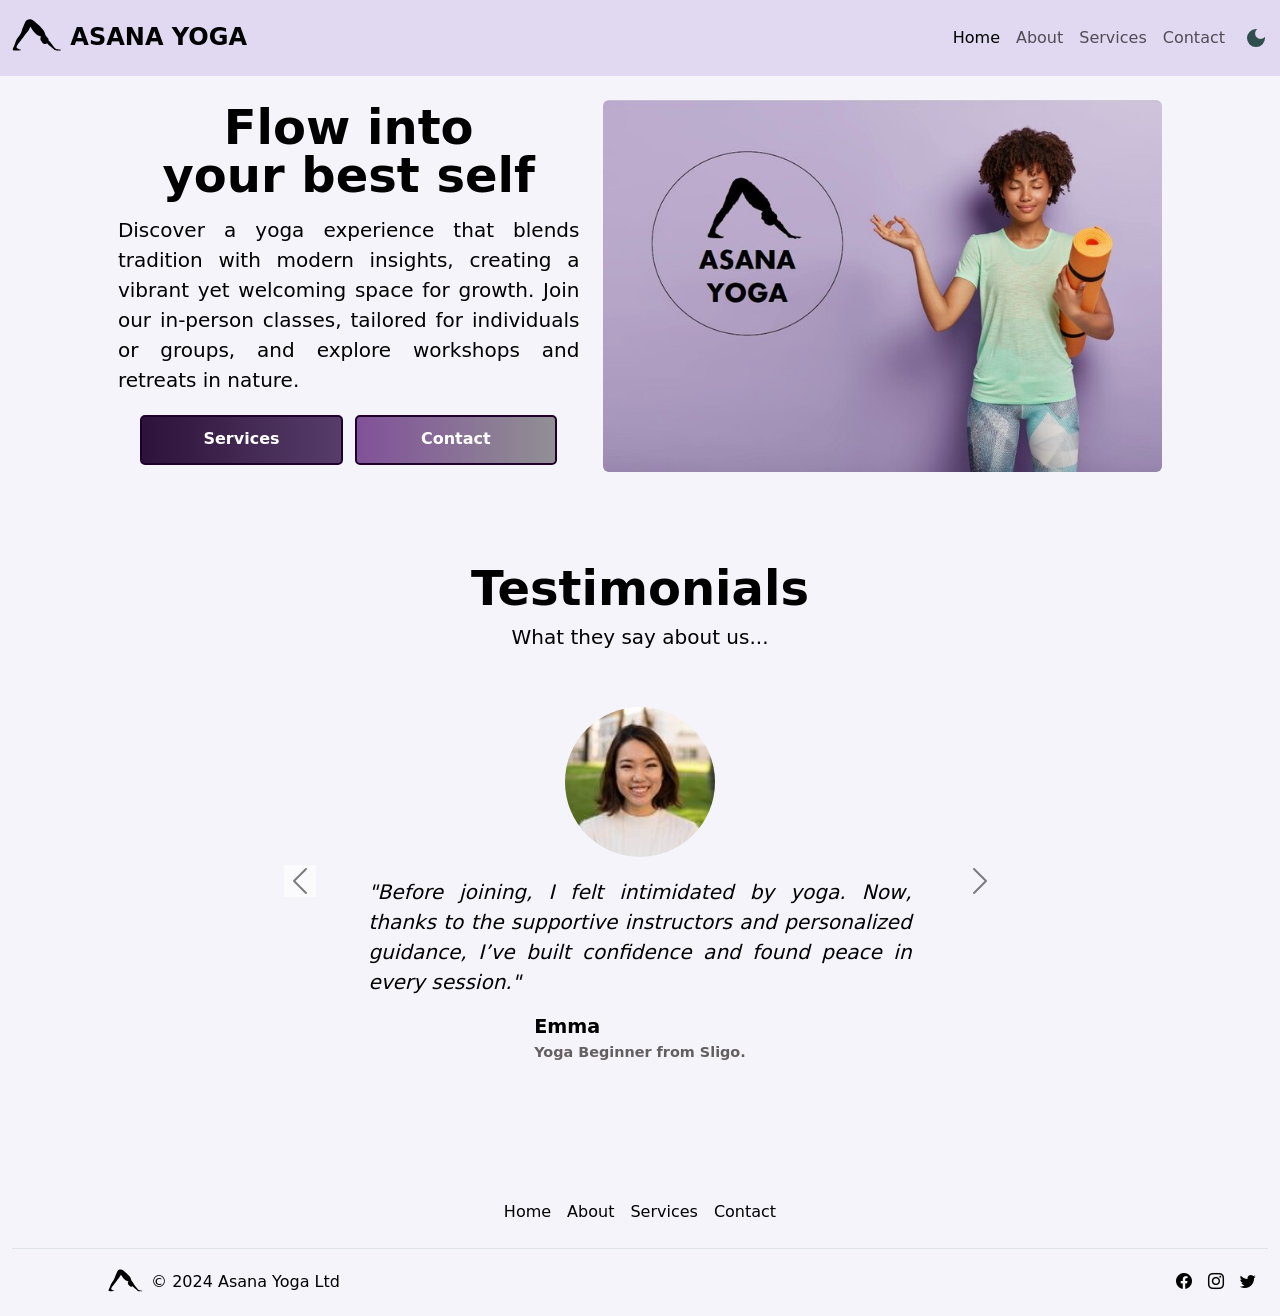
<file: Responsive Web Development/yoga-website-files/index.html>
<!DOCTYPE html>
<html lang="en">
    <head>
      <!-- Metadata -->
      <meta charset="UTF-8">
      <meta name="author" content="Adrián Tarín">
      <meta name="decription" content="Yoga studio website">
      <meta name="keywords" content="Yoga, Corporate Yoga, Yoga Retreats">
      <meta name="viewport" content="width=device-width, initial-scale=1">
      <!-- Title -->
      <title>Yoga Studio</title>
      <!-- Favicon -->
      <link rel="icon" type="image/x-icon" href="assets/img/icon.png">
      <!-- Bootstrap -->
      <link href="https://cdn.jsdelivr.net/npm/bootstrap@5.3.3/dist/css/bootstrap.min.css" rel="stylesheet" integrity="sha384-QWTKZyjpPEjISv5WaRU9OFeRpok6YctnYmDr5pNlyT2bRjXh0JMhjY6hW+ALEwIH" crossorigin="anonymous">
      <!-- Bootstrap Icons -->
      <link rel="stylesheet" href="https://cdn.jsdelivr.net/npm/bootstrap-icons@1.11.3/font/bootstrap-icons.min.css">
      <!-- CSS -->
       <link href="style.css" rel="stylesheet">
      <!-- Jquery --> 
      <script src="https://code.jquery.com/jquery-3.6.0.min.js"></script>
      <!-- JS for Dark Mode --> 
       <script type="text/javascript" src="darkmode.js" defer></script>

    </head>
    <body class="d-flex flex-column min-vh-100 align-items-center justify-content-center text-center">
      <!-- Navbar -->
       
      <nav class="navbar navbar-expand-md">
        <div class="container-fluid">
          <a class="navbar-brand" href="/index.html">
            <img src="assets/img/icon.svg" alt="Website Logo" width="50">
              ASANA YOGA   
          </a>
          <button class="navbar-toggler" type="button" data-bs-toggle="collapse" data-bs-target="#navbar-toggler" aria-controls="navbarTogglerDemo02" aria-expanded="false" aria-label="Toggle navigation">
            <span class="navbar-toggler-icon"></span>
          </button>
          <div class="collapse navbar-collapse" id="navbar-toggler">
            <ul class="navbar-nav d-flex justify-content-center align-items-center ms-auto">
              <li class="nav-item">
                <a class="nav-link active" aria-current="page" href="index.html">Home</a>
              </li>
              <li class="nav-item">
                <a class="nav-link" href="/about.html">About</a>
              </li>
              <li class="nav-item">
                <a class="nav-link" href="/services.html">Services</a>
              </li>
              <li class="nav-item">
                <a class="nav-link" href="/contact.html">Contact</a>
              </li>
              <li>
                <button id="theme-switch">
                  <svg xmlns="http://www.w3.org/2000/svg" height="24px" viewBox="0 -960 960 960" width="24px" fill="#5f6368"><path d="M480-120q-150 0-255-105T120-480q0-150 105-255t255-105q14 0 27.5 1t26.5 3q-41 29-65.5 75.5T444-660q0 90 63 153t153 63q55 0 101-24.5t75-65.5q2 13 3 26.5t1 27.5q0 150-105 255T480-120Z"/></svg>
                  <svg xmlns="http://www.w3.org/2000/svg" height="24px" viewBox="0 -960 960 960" width="24px" fill="#5f6368"><path d="M480-280q-83 0-141.5-58.5T280-480q0-83 58.5-141.5T480-680q83 0 141.5 58.5T680-480q0 83-58.5 141.5T480-280ZM200-440H40v-80h160v80Zm720 0H760v-80h160v80ZM440-760v-160h80v160h-80Zm0 720v-160h80v160h-80ZM256-650l-101-97 57-59 96 100-52 56Zm492 496-97-101 53-55 101 97-57 59Zm-98-550 97-101 59 57-100 96-56-52ZM154-212l101-97 55 53-97 101-59-57Z"/></svg>
                </button>
              </li>
            </ul>
          </div>
        </div>
      </nav>
      

      <!-- Section Hero -->
      <div class="flex-grow-1 container-fluid col-md-11 col-xxl-8 justify-content-center px-3 margin-to-navbar">
        <div class="row flex-md-row-reverse align-items-center justify-content-center">
          <div class="col-sm-12 col-md-7 col-lg-6 mb-5">
            <img src="assets/img/asana-yoga-logo.jpg" class="d-block mx-lg-auto img-fluid rounded" alt="Bootstrap Themes" width="700" height="500" loading="lazy">
          </div>
          <div class="col-sm-12 col-md-5 mb-5">
            <h1 class="display-5 fw-bold lh-1 mb-3">Flow into <br> your best self</h1>
            <p class="lead">Discover a yoga experience that blends tradition with modern insights, creating a vibrant yet welcoming space for growth. Join our in-person classes, tailored for individuals or groups, and explore workshops and retreats in nature.</p>
            <div class="row flex-md-row align-items-center justify-content-center">
              <a href="/services" class="btn-1 btn-lg px-4 m-1 me-md-2 col-sm-5 col-7">Services</a>
              <a href="/contact" class="btn-2 btn-lg px-4 m-1 col-sm-5 col-7">Contact</a>
           </div>
           
          </div>
        </div>
      </div>

      <!-- Testimonials -->
       <section class="testimonials">
        <h2 class="display-5 fw-bold">Testimonials</h1>
        <h3 class="mb-5 mt-2 fs-5">What they say about us...</h3>
       
       <!-- Carousel -->
       <div id="testimonial-carousel" class="carousel slide carousel-dark" data-bs-ride="carousel">
        <div class="carousel-inner">
          <div class="carousel-item active">
            <div class="container">
              <img class="testimonial-img rounded-circle" src="assets/img/client1.jpg" alt="Picture of Client">
              <p class="testimonial-text">"Before joining, I felt intimidated by yoga. Now, thanks to the supportive instructors and personalized guidance, I’ve built confidence and found peace in every session."</p>
              <div class="testimonial-info">
                <p class="client-name">Emma</p>
                <p class="client-info">Yoga Beginner from Sligo.</p>
              </div>
            </div>
          </div>
          <div class="carousel-item">
            <div class="container">
              <img class="testimonial-img rounded-circle" src="assets/img/client2.jpg" alt="Picture of Client">
              <p class="testimonial-text">"The workshops and retreats have been life-changing. Practicing in nature and learning in a non-competitive environment has brought balance and clarity to my busy life."</p>
              <div class="testimonial-info">
               <p class="client-name">Sofia</p>
               <p class="client-info">Nature Lover from Mayo.</p>
              </div>


              </div>
            </div>
          <div class="carousel-item">
            <div class="container">
              <img class="testimonial-img rounded-circle" src="assets/img/client3.jpg" alt="Picture of Client">
              <p class="testimonial-text">"I’ve practiced yoga for years, but here I’ve discovered a deeper connection to the practice, with insights into biomechanics and philosophy that transformed my approach."</p>
              <div class="testimonial-info">
                <p class="client-name">Michael</p>
                <p class="client-info">Experience Practicioner.</p>
              </div>
              

            </div>
          </div>
        </div>
        <button class="carousel-control-prev" type="button" data-bs-target="#testimonial-carousel" data-bs-slide="prev">
          <span class="carousel-control-prev-icon" aria-hidden="true"></span>
          <span class="visually-hidden">Previous</span>
        </button>
        <button class="carousel-control-next" type="button" data-bs-target="#testimonial-carousel" data-bs-slide="next">
          <span class="carousel-control-next-icon" aria-hidden="true"></span>
          <span class="visually-hidden">Next</span>
        </button>
      </div>
      </section>
      <!-- Scroll Top Button -->
       <a href="#">
        <i class="bi bi-arrow-up-square-fill scrollup" id="scrollup"></i>
       </a>
       <!-- JQuery to show/hide Scroll Top Button -->
       <script>
        var offset = 150;
        $(window).on('load scroll', function(){
            
            if( $(window).scrollTop() > offset ){
                $('#scrollup').addClass('show-scrollup')
            }else{
                $('#scrollup').removeClass('show-scrollup')
            }
        })
        </script>

      <!-- Footer -->
      <footer class="container-fluid mt-5">
        <ul class="nav justify-content-center border-bottom pb-3 px-2">
          <li class="nav-item"><a href="#" class="nav-link px-2">Home</a></li>
          <li class="nav-item"><a href="/about.html" class="nav-link px-2">About</a></li>
          <li class="nav-item"><a href="/services.html" class="nav-link px-2">Services</a></li>
          <li class="nav-item"><a href="/contact.html" class="nav-link px-2">Contact</a></li>
        </ul>

        <div class="d-flex flex-wrap justify-content-between align-items-center px-1">
          <div class="justify-content-center col-md-4 d-flex align-items-center my-3">
            <a href="/index.html" class="ps-2">
              <img src="assets/img/icon.svg" alt="Website Logo" width="35" class="filter-white">
            </a>
            <span class="mx-2 mb-md-0">© 2024 Asana Yoga Ltd</span>
          </div>
      
          <ul class="nav col-md-4 justify-content-end list-unstyled d-flex my-3">
            <li class="mx-2">
              <a href="https://www.facebook.com" target="_blank">
                  <i class="bi bi-facebook"></i>
              </a>
          </li>
          <li class="mx-2">
              <a href="https://www.instagram.com" target="_blank">
                  <i class="bi bi-instagram"></i>
              </a>
          </li>
          <li class="mx-2">
              <a href="https://www.twitter.com" target="_blank">
                  <i class="bi bi-twitter"></i>
              </a>
          </li>
          </ul>
        
        </div>
      </footer>

      <!-- Bootstrap JS-->
      <script src="https://cdn.jsdelivr.net/npm/bootstrap@5.3.3/dist/js/bootstrap.bundle.min.js" integrity="sha384-YvpcrYf0tY3lHB60NNkmXc5s9fDVZLESaAA55NDzOxhy9GkcIdslK1eN7N6jIeHz" crossorigin="anonymous"></script>      
    </body>
</html>
</file>
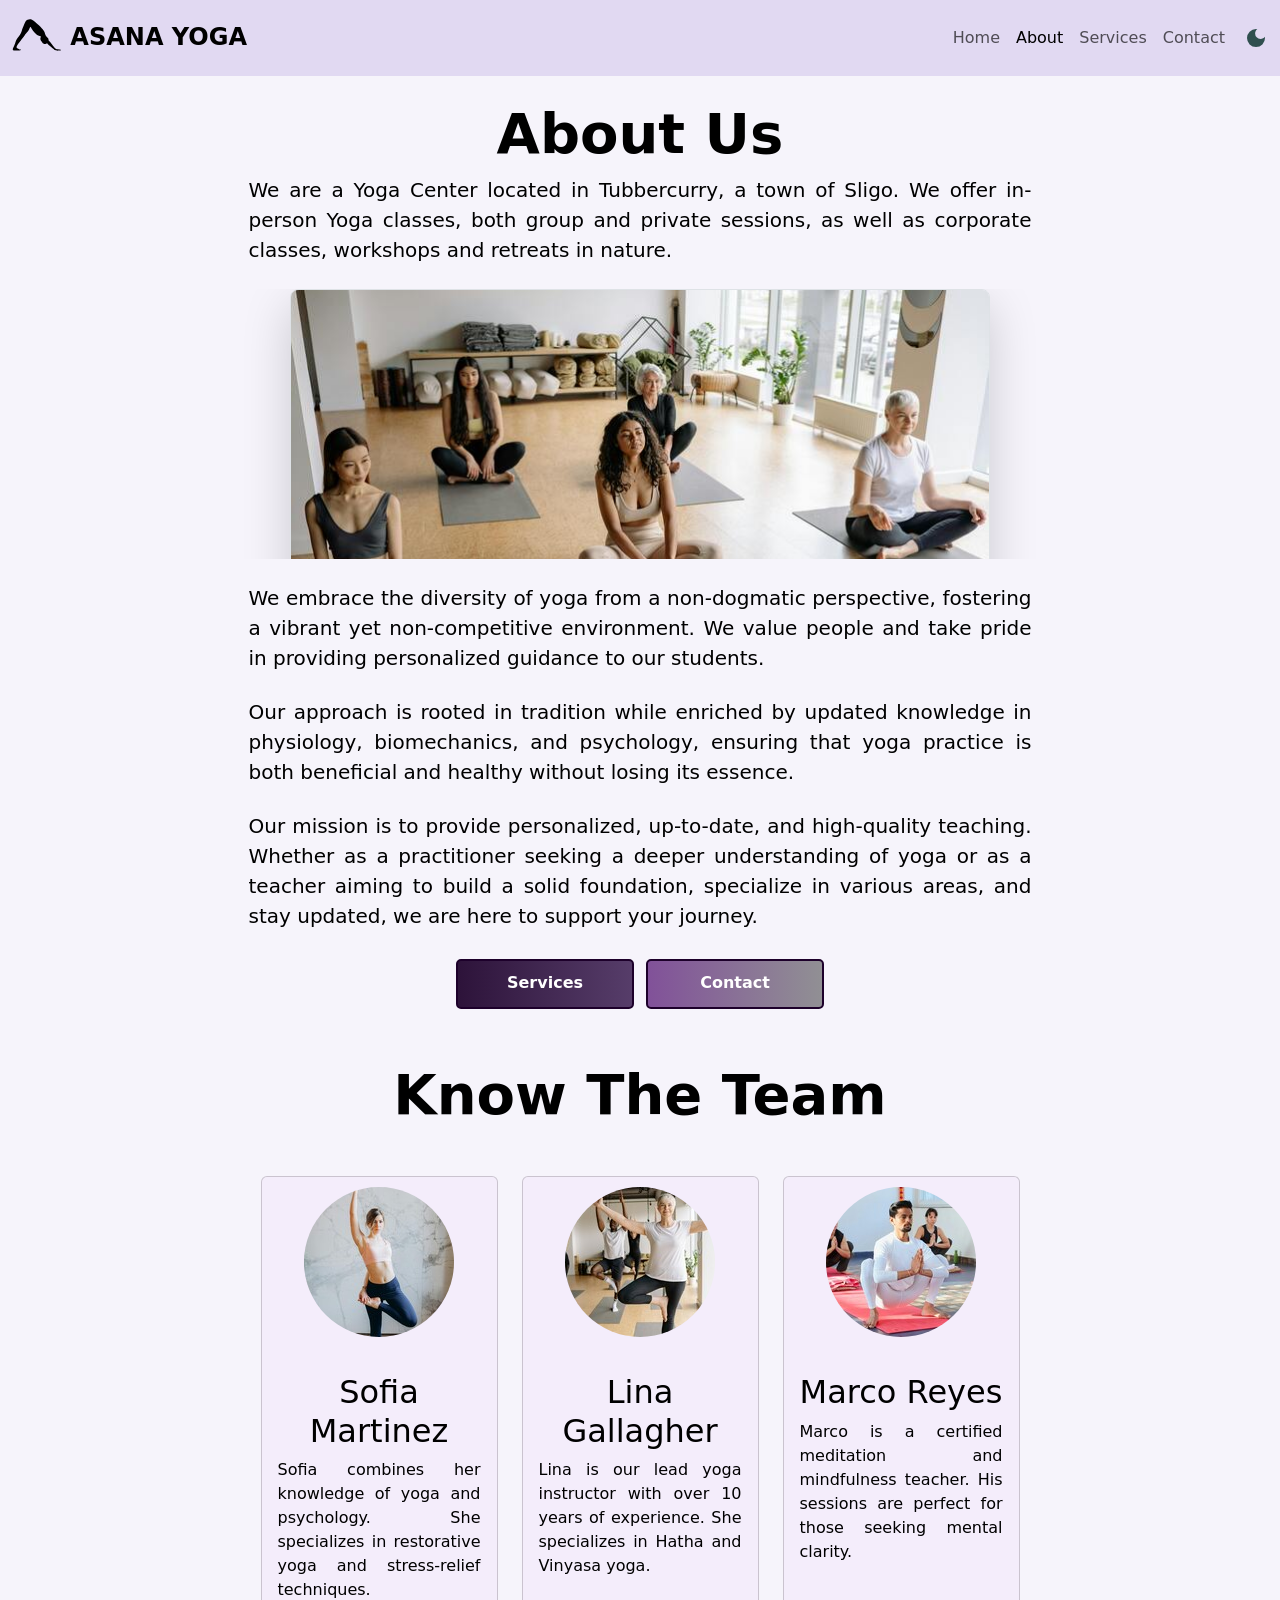
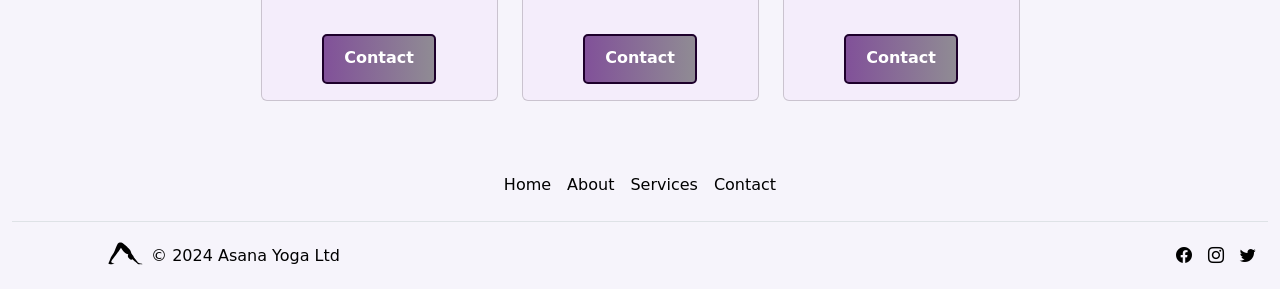
<file: Responsive Web Development/yoga-website-files/about.html>
<!DOCTYPE html>
<html lang="en">
    <head>
      <!-- Metadata -->
      <meta charset="UTF-8">
      <meta name="author" content="Adrián Tarín">
      <meta name="decription" content="Yoga studio website">
      <meta name="keywords" content="Yoga, Corporate Yoga, Yoga Retreats">
      <meta name="viewport" content="width=device-width, initial-scale=1">
      <!-- Title -->
      <title>Yoga Studio</title>
      <!-- Favicon -->
      <link rel="icon" type="image/x-icon" href="assets/img/icon.png">
      <!-- Bootstrap -->
      <link href="https://cdn.jsdelivr.net/npm/bootstrap@5.3.3/dist/css/bootstrap.min.css" rel="stylesheet" integrity="sha384-QWTKZyjpPEjISv5WaRU9OFeRpok6YctnYmDr5pNlyT2bRjXh0JMhjY6hW+ALEwIH" crossorigin="anonymous">
      <!-- Bootstrap Icons -->
      <link rel="stylesheet" href="https://cdn.jsdelivr.net/npm/bootstrap-icons@1.11.3/font/bootstrap-icons.min.css">
      <!-- CSS -->
      <link href="style.css" rel="stylesheet">
      <!-- Jquery --> 
      <script src="https://code.jquery.com/jquery-3.6.0.min.js"></script>
      <!-- JS for Dark Mode --> 
      <script type="text/javascript" src="darkmode.js" defer></script>
    </head>
    <body class="d-flex flex-column min-vh-100">
      <!-- Navbar -->
      <nav class="navbar navbar-expand-md mb-5">
        <div class="container-fluid">
          <a class="navbar-brand" href="/index.html">
            <img src="assets/img/icon.svg" alt="Website Logo" width="50">
              ASANA YOGA
          </a>
          <button class="navbar-toggler" type="button" data-bs-toggle="collapse" data-bs-target="#navbar-toggler" aria-controls="navbarTogglerDemo02" aria-expanded="false" aria-label="Toggle navigation">
            <span class="navbar-toggler-icon"></span>
          </button>
          <div class="collapse navbar-collapse" id="navbar-toggler">
            <ul class="navbar-nav d-flex justify-content-center align-items-center ms-auto">
              <li class="nav-item">
                <a class="nav-link" href="/index.html">Home</a>
              </li>
              <li class="nav-item">
                <a class="nav-link active" aria-current="page" href="/about.html">About</a>
              </li>
              <li class="nav-item">
                <a class="nav-link" href="/services.html">Services</a>
              </li>
              <li class="nav-item">
                <a class="nav-link" href="/contact.html">Contact</a>
              </li>
              <li>
                <button id="theme-switch">
                  <svg xmlns="http://www.w3.org/2000/svg" height="24px" viewBox="0 -960 960 960" width="24px" fill="#5f6368"><path d="M480-120q-150 0-255-105T120-480q0-150 105-255t255-105q14 0 27.5 1t26.5 3q-41 29-65.5 75.5T444-660q0 90 63 153t153 63q55 0 101-24.5t75-65.5q2 13 3 26.5t1 27.5q0 150-105 255T480-120Z"/></svg>
                  <svg xmlns="http://www.w3.org/2000/svg" height="24px" viewBox="0 -960 960 960" width="24px" fill="#5f6368"><path d="M480-280q-83 0-141.5-58.5T280-480q0-83 58.5-141.5T480-680q83 0 141.5 58.5T680-480q0 83-58.5 141.5T480-280ZM200-440H40v-80h160v80Zm720 0H760v-80h160v80ZM440-760v-160h80v160h-80Zm0 720v-160h80v160h-80ZM256-650l-101-97 57-59 96 100-52 56Zm492 496-97-101 53-55 101 97-57 59Zm-98-550 97-101 59 57-100 96-56-52ZM154-212l101-97 55 53-97 101-59-57Z"/></svg>
                </button>
              </li>
            </ul>
          </div>
        </div>
      </nav>

      <!-- Section Hero -->
      <div class="container px-5 text-center margin-to-navbar col-xxl-9">
        <h1 class="display-4 fw-bold">About Us</h1>
        <div class="col-lg-9 mx-auto">
          <p class="lead mb-4">We are a Yoga Center located in Tubbercurry, a town of Sligo.
            We offer in-person Yoga classes, both group and private sessions, as well as corporate classes, workshops and retreats in nature.</p>
        </div>
        <div class="overflow-hidden" style="max-height: 30vh;">
          <div class="container px-5">
            <img src="assets/img/yoga-class-about.jpg" class="img-fluid border rounded-3 shadow-lg mb-4" alt="Example image" width="700" height="500" loading="lazy">
          </div>
        </div>
        <div class="col-lg-9 mx-auto">
            <p class="lead my-4">We embrace the diversity of yoga from a non-dogmatic perspective, fostering a vibrant yet non-competitive environment. We value people and take pride in providing personalized guidance to our students.</p>
            <p class="lead mb-4">Our approach is rooted in tradition while enriched by updated knowledge in physiology, biomechanics, and psychology, ensuring that yoga practice is both beneficial and healthy without losing its essence.</p>
            <p class="lead mb-4">Our mission is to provide personalized, up-to-date, and high-quality teaching. Whether as a practitioner seeking a deeper understanding of yoga or as a teacher aiming to build a solid foundation, specialize in various areas, and stay updated, we are here to support your journey.</p>
                      
        </div>
        
      <div class="row flex-md-row align-items-center justify-content-center">
        <a href="/services" class="btn-1 btn-lg px-4 m-1 me-md-2 col-sm-4 col-md-3 col-lg-2 col-7">Services</a>
        <a href="/contact" class="btn-2 btn-lg px-4 m-1 col-sm-4 col-md-3 col-lg-2 col-7">Contact</a>
     </div>
    </div>

            <!-- Section Team -->
            <div class="container text-center px-5">
                <h1 class="display-4 fw-bold my-5">Know The Team</h1>

              <div class="row row-cols-1 row-cols-sm-2 row-cols-md-3 row-cols-lg-4 justify-content-center mx-auto ">
                <div class="col d-flex align-items justify-content-center">
                    <div class="card team-card mb-3 align-items-center text-center">
                      <img class="team-img rounded-circle" src="assets/img/team1.jpg" alt="Picture of Team Member">
                      <div class="card-body">
                        <h2 class="fw-normal">Sofia Martinez</h2>
                        <p>Sofia combines her knowledge of yoga and psychology. She specializes in restorative yoga and stress-relief techniques.</p>
                        </div>
                        <div class="d-flex justify-content-around mb-3">
                          <a class="btn-2" href="/contact.html">Contact</a>
                        </div>
                    </div>
                </div>
                <div class="col d-flex align-items justify-content-center">
                  <div class="card team-card mb-3 align-items-center text-center">
                    <img class="team-img rounded-circle" src="assets/img/team2.jpg" alt="Picture of Team Member">
                    <div class="card-body">
                      <h2 class="fw-normal">Lina Gallagher</h2>
                    <p>Lina is our lead yoga instructor with over 10 years of experience. She specializes in Hatha and Vinyasa yoga.</p>
                      </div>
                      <div class="d-flex justify-content-around mb-3">
                        <a class="btn-2" href="/contact.html">Contact</a>
                      </div>
                  </div>
                </div>
                <div class="col d-flex align-items justify-content-center">
                  <div class="card team-card mb-3 align-items-center text-center">
                    <img class="team-img rounded-circle" src="assets/img/team3.jpg" alt="Picture of Team Member">
                    <div class="card-body">
                      <h2 class="fw-normal">Marco Reyes</h2>
                      <p>Marco is a certified meditation and mindfulness teacher. His sessions are perfect for those seeking mental clarity.</p>
                      </div>
                      <div class="d-flex justify-content-around mb-3">
                        <a class="btn-2" href="/contact.html">Contact</a>
                      </div>
                  </div>
                </div>
              </div>
            </div>


              

      <!-- Scroll Top Button -->
      <a href="#">
        <i class="bi bi-arrow-up-square-fill scrollup" id="scrollup"></i>
       </a>
       <!-- JQuery to show/hide Scroll Top Button -->
       <script>
        var offset = 150;
        $(window).on('load scroll', function(){
            
            if( $(window).scrollTop() > offset ){
                $('#scrollup').addClass('show-scrollup')
            }else{
                $('#scrollup').removeClass('show-scrollup')
            }
        })
        </script>
          
      <!-- Footer -->
      <div class="flex-grow-1"></div>
      <footer class="container-fluid mt-5">
        <ul class="nav justify-content-center border-bottom pb-3 px-2">
          <li class="nav-item"><a href="/index.html" class="nav-link px-2">Home</a></li>
          <li class="nav-item"><a href="#" class="nav-link px-2">About</a></li>
          <li class="nav-item"><a href="/services.html" class="nav-link px-2">Services</a></li>
          <li class="nav-item"><a href="/contact.html" class="nav-link px-2">Contact</a></li>
        </ul>

        <div class="d-flex flex-wrap justify-content-between align-items-center px-1">
          <div class="justify-content-center col-md-4 d-flex align-items-center my-3">
            <a href="/index.html" class="ps-2">
              <img src="assets/img/icon.svg" alt="Website Logo" width="35" class="filter-white">
            </a>
            <span class="mx-2 mb-md-0">© 2024 Asana Yoga Ltd</span>
          </div>
      
          <ul class="nav col-md-4 justify-content-end list-unstyled d-flex my-3">
            <li class="mx-2">
              <a href="https://www.facebook.com" target="_blank">
                  <i class="bi bi-facebook"></i>
              </a>
          </li>
          <li class="mx-2">
              <a href="https://www.instagram.com" target="_blank">
                  <i class="bi bi-instagram"></i>
              </a>
          </li>
          <li class="mx-2">
              <a href="https://www.twitter.com" target="_blank">
                  <i class="bi bi-twitter"></i>
              </a>
          </li>
          </ul>
        
        </div>
      </footer>

      <!-- Bootstrap JS-->
      <script src="https://cdn.jsdelivr.net/npm/bootstrap@5.3.3/dist/js/bootstrap.bundle.min.js" integrity="sha384-YvpcrYf0tY3lHB60NNkmXc5s9fDVZLESaAA55NDzOxhy9GkcIdslK1eN7N6jIeHz" crossorigin="anonymous"></script>      
    </body>
</html>
</file>
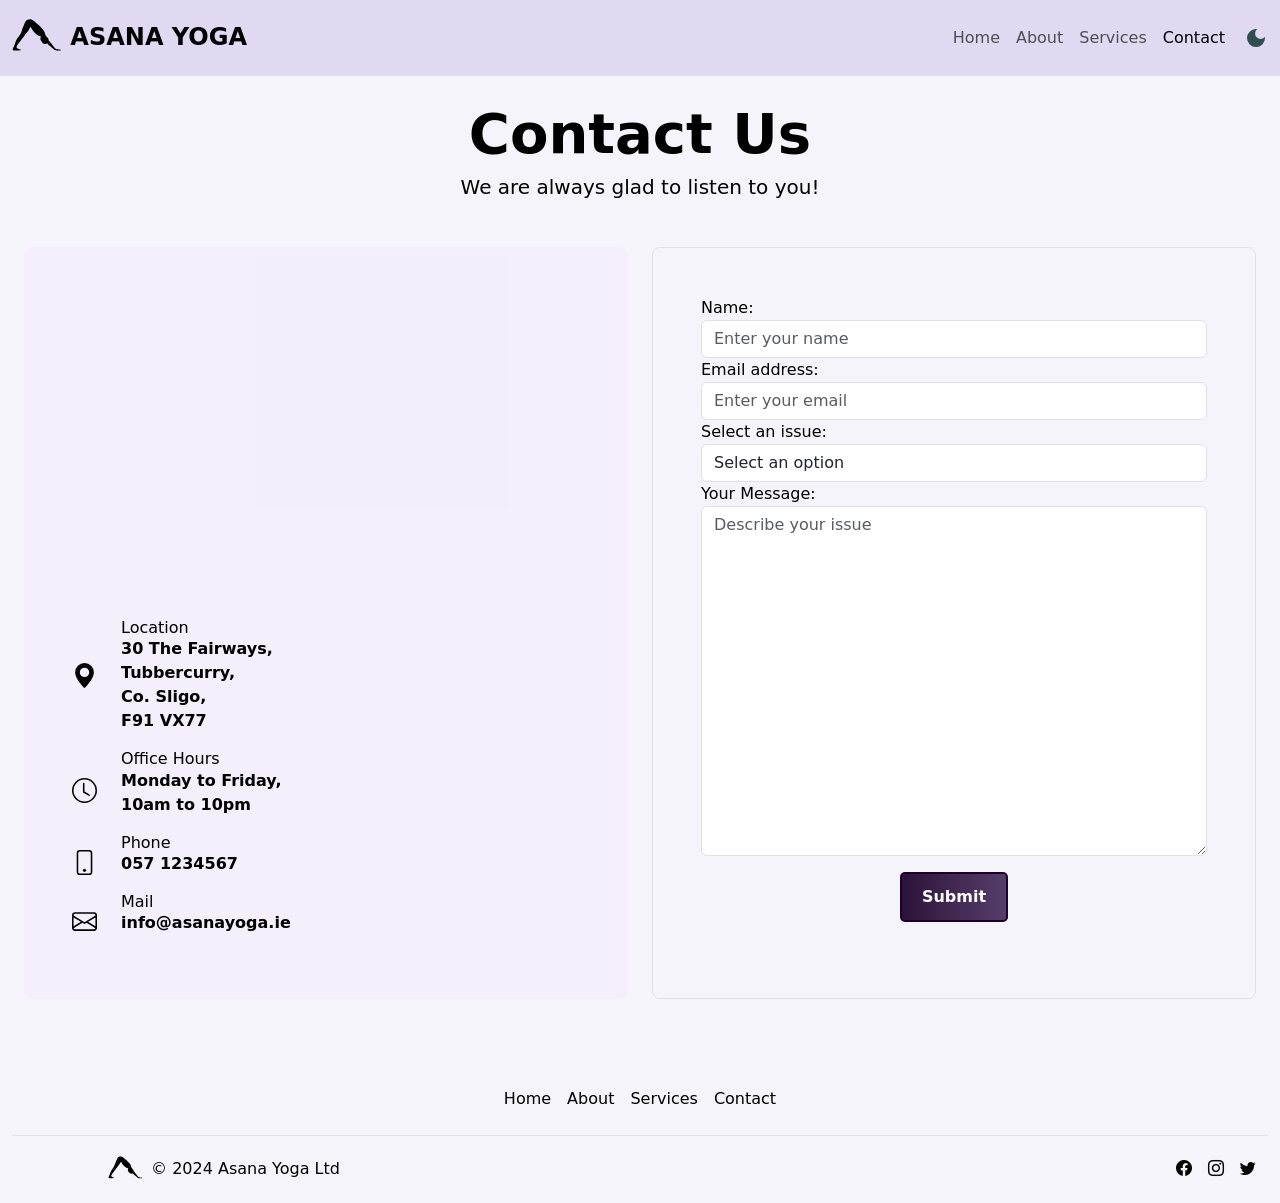
<file: Responsive Web Development/yoga-website-files/contact.html>
<!DOCTYPE html>
<html lang="en">
    <head>
      <!-- Metadata -->
      <meta charset="UTF-8">
      <meta name="author" content="Adrián Tarín">
      <meta name="decription" content="Yoga studio website">
      <meta name="keywords" content="Yoga, Corporate Yoga, Yoga Retreats">
      <meta name="viewport" content="width=device-width, initial-scale=1">
      <!-- Title -->
      <title>Yoga Studio</title>
      <!-- Favicon -->
      <link rel="icon" type="image/x-icon" href="assets/img/icon.png">
      <!-- Bootstrap -->
      <link href="https://cdn.jsdelivr.net/npm/bootstrap@5.3.3/dist/css/bootstrap.min.css" rel="stylesheet" integrity="sha384-QWTKZyjpPEjISv5WaRU9OFeRpok6YctnYmDr5pNlyT2bRjXh0JMhjY6hW+ALEwIH" crossorigin="anonymous">
      <!-- Bootstrap Icons -->
      <link rel="stylesheet" href="https://cdn.jsdelivr.net/npm/bootstrap-icons@1.11.3/font/bootstrap-icons.min.css">
      <!-- CSS -->
       <link href="style.css" rel="stylesheet">
      <!-- Jquery --> 
      <script src="https://code.jquery.com/jquery-3.6.0.min.js"></script>
      <!-- JS for Dark Mode --> 
      <script type="text/javascript" src="darkmode.js" defer></script>
    </head>
    <body class="d-flex flex-column min-vh-100">
      <!-- Navbar -->
      <nav class="navbar navbar-expand-md fixed-top">
        <div class="container-fluid">
          <a class="navbar-brand" href="/index.html">
            <img src="assets/img/icon.svg" alt="Website Logo" width="50">
              ASANA YOGA
          </a>
          <button class="navbar-toggler" type="button" data-bs-toggle="collapse" data-bs-target="#navbar-toggler" aria-controls="navbarTogglerDemo02" aria-expanded="false" aria-label="Toggle navigation">
            <span class="navbar-toggler-icon"></span>
          </button>
          <div class="collapse navbar-collapse" id="navbar-toggler">
            <ul class="navbar-nav d-flex justify-content-center align-items-center ms-auto">
              <li class="nav-item">
                <a class="nav-link" href="/index.html">Home</a>
              </li>
              <li class="nav-item">
                <a class="nav-link" href="/about.html">About</a>
              </li>
              <li class="nav-item">
                <a class="nav-link" href="/services.html">Services</a>
              </li>
              <li class="nav-item">
                <a class="nav-link active" aria-current="page" href="/contact.html">Contact</a>
              </li>
              <li>
                <button id="theme-switch">
                  <svg xmlns="http://www.w3.org/2000/svg" height="24px" viewBox="0 -960 960 960" width="24px" fill="#5f6368"><path d="M480-120q-150 0-255-105T120-480q0-150 105-255t255-105q14 0 27.5 1t26.5 3q-41 29-65.5 75.5T444-660q0 90 63 153t153 63q55 0 101-24.5t75-65.5q2 13 3 26.5t1 27.5q0 150-105 255T480-120Z"/></svg>
                  <svg xmlns="http://www.w3.org/2000/svg" height="24px" viewBox="0 -960 960 960" width="24px" fill="#5f6368"><path d="M480-280q-83 0-141.5-58.5T280-480q0-83 58.5-141.5T480-680q83 0 141.5 58.5T680-480q0 83-58.5 141.5T480-280ZM200-440H40v-80h160v80Zm720 0H760v-80h160v80ZM440-760v-160h80v160h-80Zm0 720v-160h80v160h-80ZM256-650l-101-97 57-59 96 100-52 56Zm492 496-97-101 53-55 101 97-57 59Zm-98-550 97-101 59 57-100 96-56-52ZM154-212l101-97 55 53-97 101-59-57Z"/></svg>
                </button>
              </li>
            </ul>
          </div>
        </div>
      </nav>

      <!-- Section Hero -->
      <div class="container-fluid text-center mx-auto margin-to-navbar">
        <h1 class="display-4 fw-bold">Contact Us</h1>
        <h3 class="mb-5 mt-2 fs-5"> We are always glad to listen to you!</h3>
      </div>
      <div class="row container-fluid align-items-md-stretch flex-row justify-content-center mx-auto pb-3 col-xxl-8">
        <!-- Contact Info -->
        <div class="col-md-6 mb-3 d-flex flex-column">
            <div class=" p-5 rounded-3 custom-shadow" style="background: #d796f710;">
                
                <iframe src="https://www.google.com/maps/embed?pb=!1m18!1m12!1m3!1d1637.488312071516!2d-8.71337018956159!3d54.052440721340034!2m3!1f0!2f0!3f0!3m2!1i1024!2i768!4f13.1!3m3!1m2!1s0x485eb73d7e8e3d29%3A0x1e3f1c704d1891bc!2sThe%20Fairways%2C%20Oghambaun%2C%20Co.%20Sligo!5e1!3m2!1ses!2sie!4v1733338083606!5m2!1ses!2sie" width="370" height="300" style="border:0;" allowfullscreen="" loading="lazy" referrerpolicy="no-referrer-when-downgrade" class="map"></iframe>

                
                <div class="row align-items-center">
                    <div class="col-auto">
                        <svg xmlns="http://www.w3.org/2000/svg" width="25" height="25" fill="currentColor" class="bi bi-geo-alt-fill" viewBox="0 0 16 16">
                            <path d="M8 16s6-5.686 6-10A6 6 0 0 0 2 6c0 4.314 6 10 6 10m0-7a3 3 0 1 1 0-6 3 3 0 0 1 0 6"></path>
                        </svg>
                    </div>
                    <div class="col-auto mt-3">
                        <h5 class="mb-0 fs-6">Location</h5>
                        <p class="fw-bold">    
                            30 The Fairways,<br>
                            Tubbercurry,<br>
                            Co. Sligo,<br>
                            F91 VX77
                        </p>
                    </div>
                </div>
                <div class="row align-items-center">
                    <div class="col-auto">
                        <svg xmlns="http://www.w3.org/2000/svg" width="25" height="25" fill="currentColor" class="bi bi-clock" viewBox="0 0 16 16">
                            <path d="M8 3.5a.5.5 0 0 0-1 0V9a.5.5 0 0 0 .252.434l3.5 2a.5.5 0 0 0 .496-.868L8 8.71z"></path>
                            <path d="M8 16A8 8 0 1 0 8 0a8 8 0 0 0 0 16m7-8A7 7 0 1 1 1 8a7 7 0 0 1 14 0"></path>
                        </svg>
                    </div>
                    <div class="col-auto">
                        <h5 class="mb-0 fs-6">Office Hours</h5>
                        <p class="fw-bold">Monday to Friday,<br> 10am to 10pm</p>
                    </div>
                </div>
                <div class="row align-items-center">
                    <div class="col-auto">
                        <svg xmlns="http://www.w3.org/2000/svg" width="25" height="25" fill="currentColor" class="bi bi-phone contact-icon" viewBox="0 0 16 16">
                            <path d="M11 1a1 1 0 0 1 1 1v12a1 1 0 0 1-1 1H5a1 1 0 0 1-1-1V2a1 1 0 0 1 1-1zM5 0a2 2 0 0 0-2 2v12a2 2 0 0 0 2 2h6a2 2 0 0 0 2-2V2a2 2 0 0 0-2-2z"></path>
                            <path d="M8 14a1 1 0 1 0 0-2 1 1 0 0 0 0 2"></path>
                        </svg>
                    </div>
                    <div class="col-auto">
                        <h5 class="mb-0 fs-6">Phone</h5>
                        <p class="fw-bold">057 1234567</p>
                    </div>
                </div>
                <div class="row align-items-center">
                    <div class="col-auto">
                        <svg xmlns="http://www.w3.org/2000/svg" width="25" height="25" fill="currentColor" class="bi bi-envelope contact-icon" viewBox="0 0 16 16">
                            <path d="M0 4a2 2 0 0 1 2-2h12a2 2 0 0 1 2 2v8a2 2 0 0 1-2 2H2a2 2 0 0 1-2-2zm2-1a1 1 0 0 0-1 1v.217l7 4.2 7-4.2V4a1 1 0 0 0-1-1zm13 2.383-4.708 2.825L15 11.105zm-.034 6.876-5.64-3.471L8 9.583l-1.326-.795-5.64 3.47A1 1 0 0 0 2 13h12a1 1 0 0 0 .966-.741M1 11.105l4.708-2.897L1 5.383z"></path>
                        </svg>
                    </div>
                    <div class="col-auto">
                        <h5 class="mb-0 fs-6">Mail</h5>
                        <p class="fw-bold">info@asanayoga.ie</p>
                    </div>
                </div>
            </div>
        </div>
        
        <!-- Contact Form -->
        <div class="col-md-6 mb-3">
            <div class="h-100 px-5 pt-5 form-container border rounded-3 custom-shadow">
                <form action="mailto:adriantarin@yahoo.com" method="post">
                    <!-- Name -->
                    <div class="form-group">
                        <label for="name">Name:</label>
                        <input type="name" id="name" name="name" class="form-control" placeholder="Enter your name" required="">
                    </div>
                    <!-- Email -->
                    <div class="form-group">
                        <label for="email">Email address:</label>
                        <input type="email" id="email" name="email" class="form-control" placeholder="Enter your email" required="">
                    </div>
                    <!-- Drop-down list-->
                    <div class="form-group">
                        <label for="issue">Select an issue:</label>
                        <select id="issue" name="issue" class="form-control" required="">
                            <option value="" disabled="" selected="">Select an option</option>
                            <option value="wrong_order">Yoga Classes</option>
                            <option value="query_product">Corporate Yoga</option>
                            <option value="shipping">Training</option>
                            <option value="retreats">Retreats</option>
                            <option value="other">Other</option>
                        </select>
                    </div>
                    <!-- Message -->
                    <div class="form-group">
                        <label for="message">Your Message:</label>
                        <textarea id="message" name="message" class="form-control" placeholder="Describe your issue" rows="14" required=""></textarea>
                    </div>
                    <!-- Submit button -->
                    <div class="text-center my-3">
                    <button type="submit" class="btn-1">Submit</button>
                    </div>
                </form>
            </div>
        </div>
    </div>

          <!-- Scroll Top Button -->
          <a href="#">
            <i class="bi bi-arrow-up-square-fill scrollup" id="scrollup"></i>
           </a>
           <!-- JQuery to show/hide Scroll Top Button -->
           <script>
            var offset = 150;
            $(window).on('load scroll', function(){
                
                if( $(window).scrollTop() > offset ){
                    $('#scrollup').addClass('show-scrollup')
                }else{
                    $('#scrollup').removeClass('show-scrollup')
                }
            })
            </script>


      <!-- Footer -->
      <div class="flex-grow-1"></div>
      <footer class="container-fluid mt-5">
        <ul class="nav justify-content-center border-bottom pb-3 px-2">
          <li class="nav-item"><a href="/index.html" class="nav-link px-2">Home</a></li>
          <li class="nav-item"><a href="/about.html" class="nav-link px-2">About</a></li>
          <li class="nav-item"><a href="/services.html" class="nav-link px-2">Services</a></li>
          <li class="nav-item"><a href="#" class="nav-link px-2">Contact</a></li>
        </ul>

        <div class="d-flex flex-wrap justify-content-between align-items-center px-1">
          <div class="justify-content-center col-md-4 d-flex align-items-center my-3">
            <a href="/index.html" class="ps-2">
              <img src="assets/img/icon.svg" alt="Website Logo" width="35" class="filter-white">
            </a>
            <span class="mx-2 mb-md-0">© 2024 Asana Yoga Ltd</span>
          </div>
      
          <ul class="nav col-md-4 justify-content-end list-unstyled d-flex my-3">
            <li class="mx-2">
              <a href="https://www.facebook.com" target="_blank">
                  <i class="bi bi-facebook"></i>
              </a>
          </li>
          <li class="mx-2">
              <a href="https://www.instagram.com" target="_blank">
                  <i class="bi bi-instagram"></i>
              </a>
          </li>
          <li class="mx-2">
              <a href="https://www.twitter.com" target="_blank">
                  <i class="bi bi-twitter"></i>
              </a>
          </li>
          </ul>
        
        </div>
      </footer>

      <!-- Bootstrap JS-->
      <script src="https://cdn.jsdelivr.net/npm/bootstrap@5.3.3/dist/js/bootstrap.bundle.min.js" integrity="sha384-YvpcrYf0tY3lHB60NNkmXc5s9fDVZLESaAA55NDzOxhy9GkcIdslK1eN7N6jIeHz" crossorigin="anonymous"></script>      
    </body>
</html>
</file>
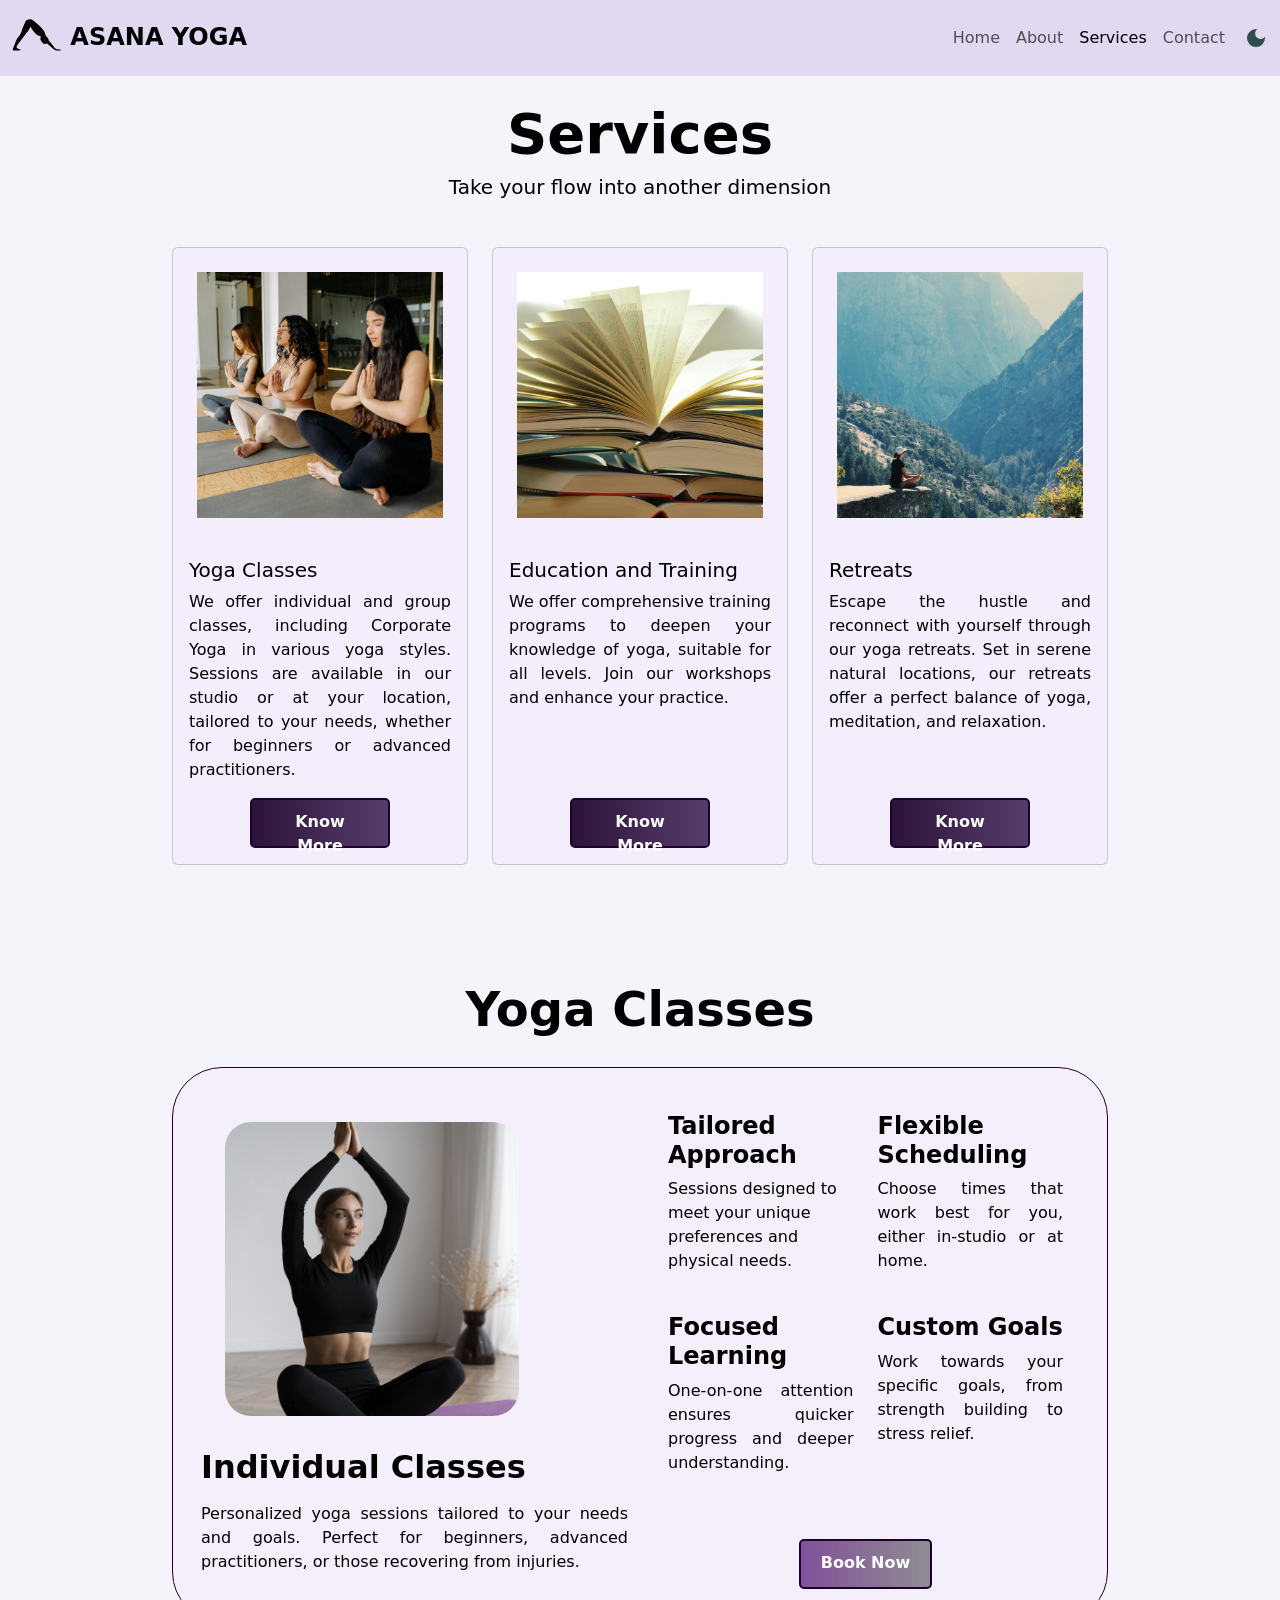
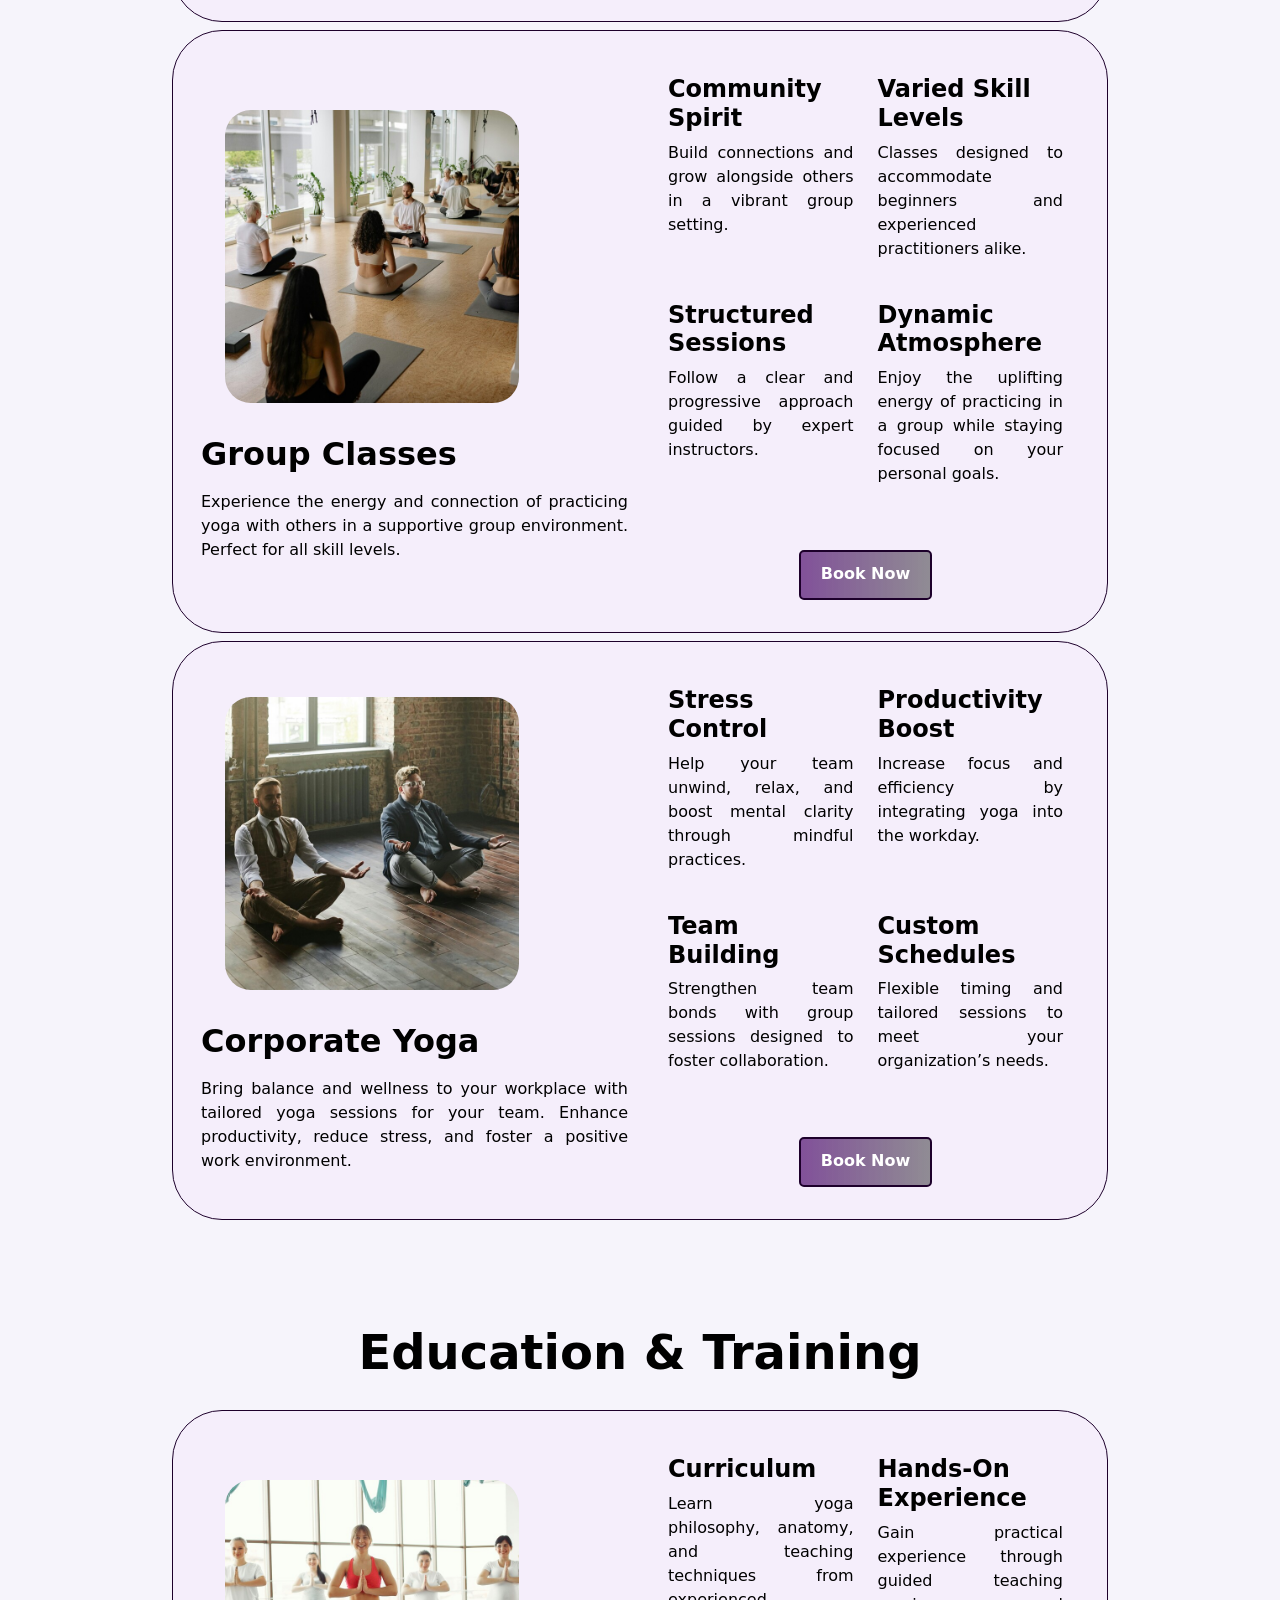
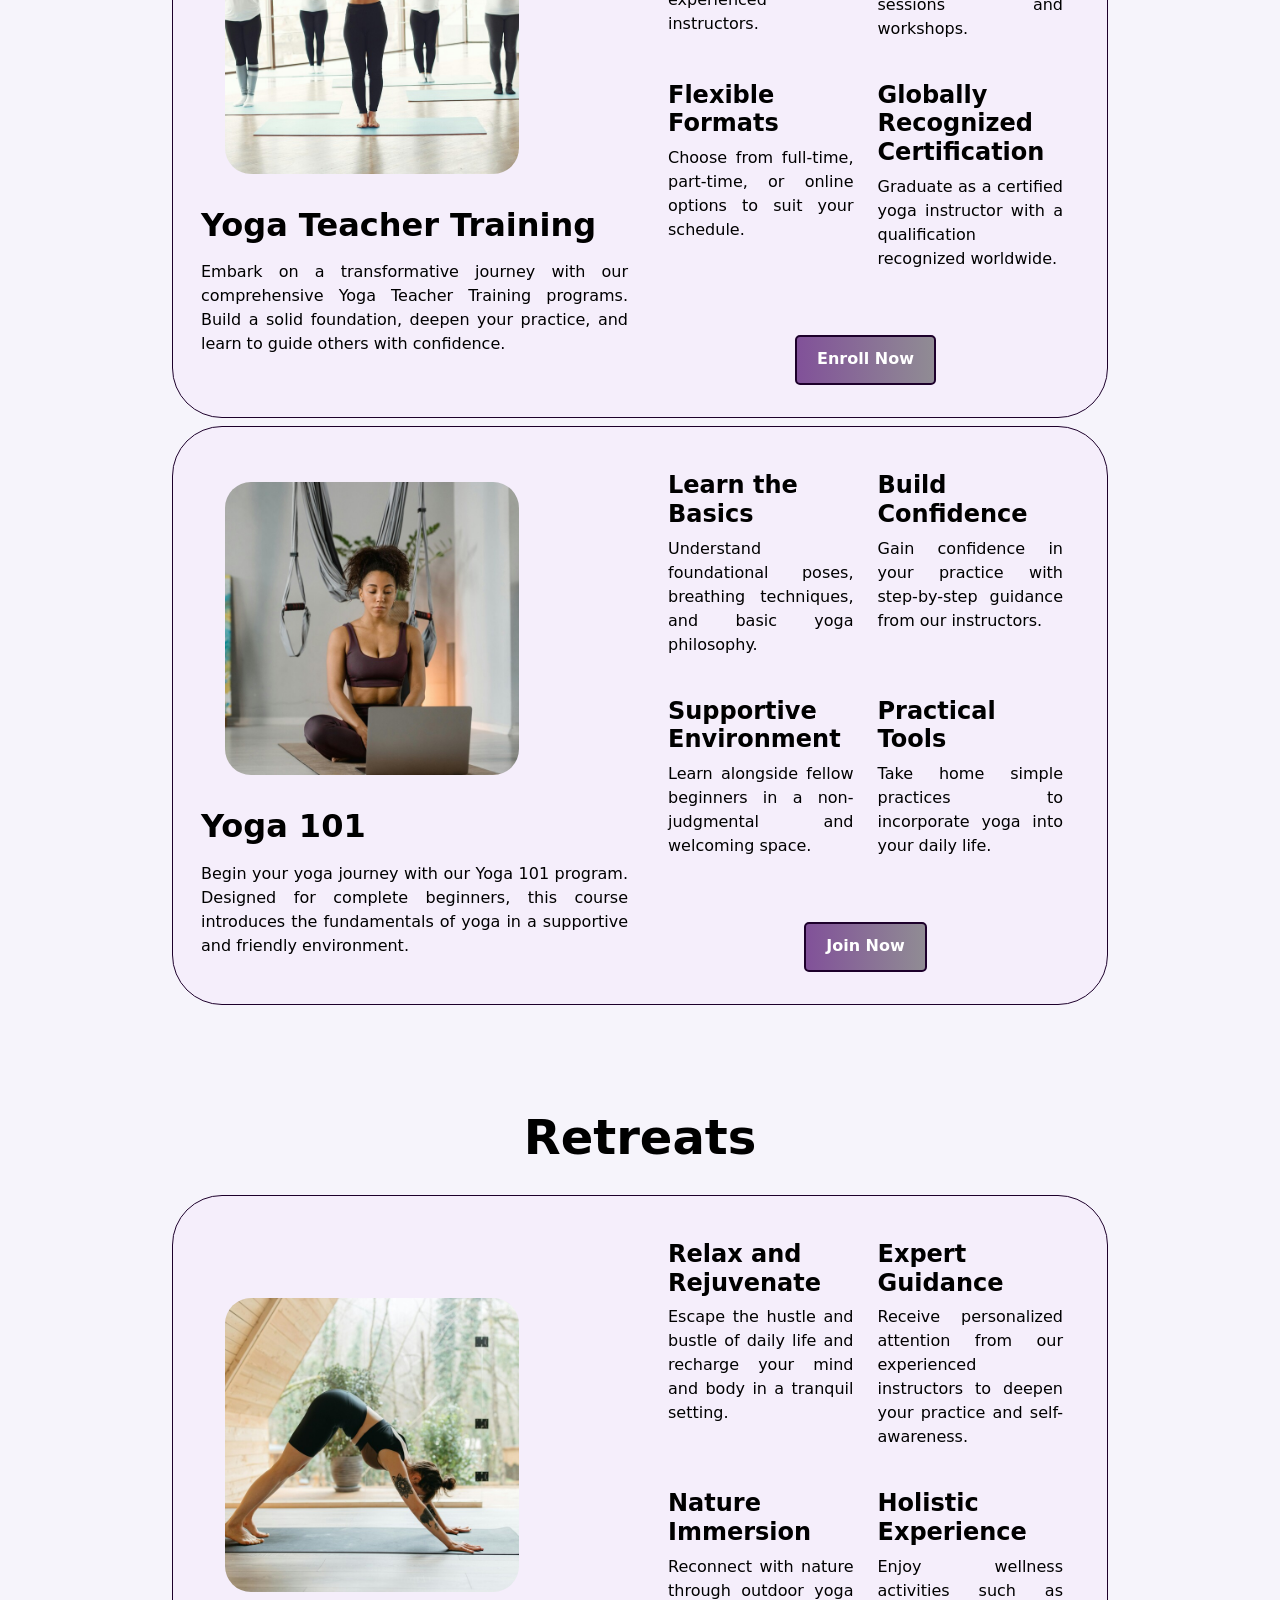
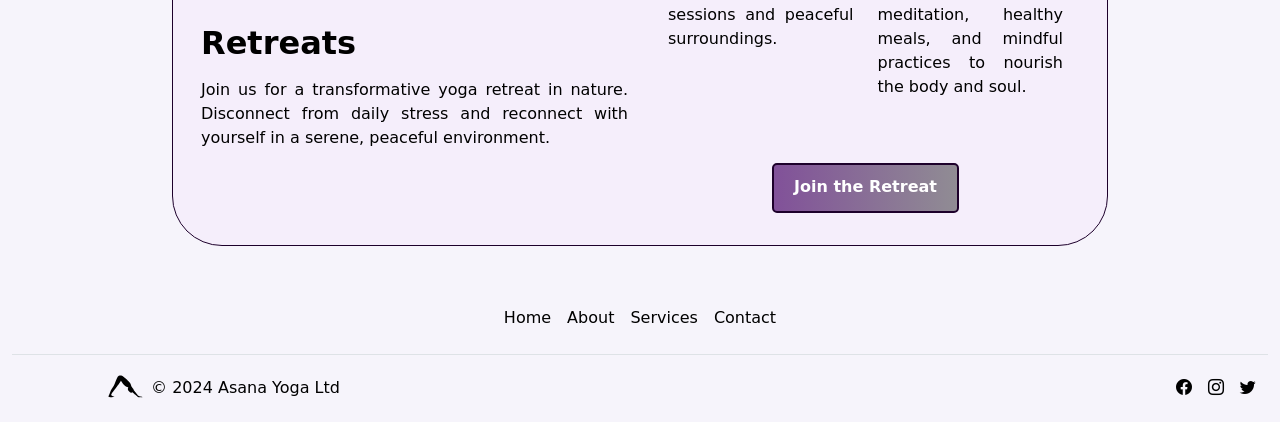
<file: Responsive Web Development/yoga-website-files/services.html>
<!DOCTYPE html>
<html lang="en">
    <head>
      <!-- Metadata -->
      <meta charset="UTF-8">
      <meta name="author" content="Adrián Tarín">
      <meta name="decription" content="Yoga studio website">
      <meta name="keywords" content="Yoga, Corporate Yoga, Yoga Retreats">
      <meta name="viewport" content="width=device-width, initial-scale=1">
      <!-- Title -->
      <title>Yoga Studio</title>
      <!-- Favicon -->
      <link rel="icon" type="image/x-icon" href="assets/img/icon.png">
      <!-- Bootstrap -->
      <link href="https://cdn.jsdelivr.net/npm/bootstrap@5.3.3/dist/css/bootstrap.min.css" rel="stylesheet" integrity="sha384-QWTKZyjpPEjISv5WaRU9OFeRpok6YctnYmDr5pNlyT2bRjXh0JMhjY6hW+ALEwIH" crossorigin="anonymous">
      <!-- Bootstrap Icons -->
      <link rel="stylesheet" href="https://cdn.jsdelivr.net/npm/bootstrap-icons@1.11.3/font/bootstrap-icons.min.css">
      <!-- CSS -->
       <link href="style.css" rel="stylesheet">
      <!-- Jquery --> 
      <script src="https://code.jquery.com/jquery-3.6.0.min.js"></script>
      <!-- JS for Dark Mode --> 
      <script type="text/javascript" src="darkmode.js" defer></script>
    </head>
    <body class="d-flex flex-column min-vh-100">
      <!-- Navbar -->
       
      <nav class="navbar navbar-expand-md fixed-top">
        <div class="container-fluid">
          <a class="navbar-brand" href="/index.html">
            <img src="assets/img/icon.svg" alt="Website Logo" width="50">
              ASANA YOGA
          </a>
          <button class="navbar-toggler" type="button" data-bs-toggle="collapse" data-bs-target="#navbar-toggler" aria-controls="navbarTogglerDemo02" aria-expanded="false" aria-label="Toggle navigation">
            <span class="navbar-toggler-icon"></span>
          </button>
          <div class="collapse navbar-collapse" id="navbar-toggler">
            <ul class="navbar-nav d-flex justify-content-center align-items-center ms-auto">
              <li class="nav-item">
                <a class="nav-link" href="index.html">Home</a>
              </li>
              <li class="nav-item">
                <a class="nav-link" href="/about.html">About</a>
              </li>
              <li class="nav-item">
                <a class="nav-link active" aria-current="page" href="/services.html">Services</a>
              </li>
              <li class="nav-item">
                <a class="nav-link" href="/contact.html">Contact</a>
              </li>
              <li>
                <button id="theme-switch">
                  <svg xmlns="http://www.w3.org/2000/svg" height="24px" viewBox="0 -960 960 960" width="24px" fill="#5f6368"><path d="M480-120q-150 0-255-105T120-480q0-150 105-255t255-105q14 0 27.5 1t26.5 3q-41 29-65.5 75.5T444-660q0 90 63 153t153 63q55 0 101-24.5t75-65.5q2 13 3 26.5t1 27.5q0 150-105 255T480-120Z"/></svg>
                  <svg xmlns="http://www.w3.org/2000/svg" height="24px" viewBox="0 -960 960 960" width="24px" fill="#5f6368"><path d="M480-280q-83 0-141.5-58.5T280-480q0-83 58.5-141.5T480-680q83 0 141.5 58.5T680-480q0 83-58.5 141.5T480-280ZM200-440H40v-80h160v80Zm720 0H760v-80h160v80ZM440-760v-160h80v160h-80Zm0 720v-160h80v160h-80ZM256-650l-101-97 57-59 96 100-52 56Zm492 496-97-101 53-55 101 97-57 59Zm-98-550 97-101 59 57-100 96-56-52ZM154-212l101-97 55 53-97 101-59-57Z"/></svg>
                </button>
              </li>
            </ul>
          </div>
        </div>
      </nav>

      <!-- H1 and H3 -->
      <div class="container-fluid text-center mx-auto margin-to-navbar">
        <h1 class="display-4 fw-bold">Services</h1>
        <h3 class="mb-5 mt-2 fs-5"> Take your flow into another dimension</h3>
      </div>
      <!-- Services cards -->
      <div class="row row-cols-1 row-cols-sm-2 row-cols-md-3 row-cols-lg-4 justify-content-center mx-auto">
        <div class="col d-flex align-items justify-content-center">
            <div class="card mb-3">
                <img src="assets/img/yoga-class-square.jpg" class="card-img p-4" alt="...">
                <div class="card-body">
                  <h5 class="card-title">Yoga Classes</h5>
                  <p class="card-text">We offer individual and group classes, including Corporate Yoga in various yoga styles. Sessions are available in our studio or at your location, tailored to your needs, whether for beginners or advanced practitioners.</p>
              </div>
              <a href="#yoga-classes">
              <div class="d-flex justify-content-around mb-3">
                  <button class="btn-1 btn-services">Know More</button>
              </div>
              </a>
              
            </div>
        </div>
        <div class="col d-flex align-items justify-content-center">
            <div class="card mb-3">
                <img src="assets/img/services2.jpg" class="card-img p-4" alt="...">
                <div class="card-body">
                  <h5 class="card-title">Education and Training</h5>
                  <p class="card-text">We offer comprehensive training programs to deepen your knowledge of yoga, suitable for all levels. Join our workshops and enhance your practice.</p>
              </div>
              <a href="#education">
              <div class="d-flex justify-content-around mb-3">
                  <button class="btn-1 btn-services">Know More</button>
              </div>
              </a>
            </div>
        </div>
        <div class="col d-flex align-items justify-content-center">
            <div class="card mb-3">
                <img src="assets/img/retreat1.jpg" class="card-img p-4" alt="...">
                <div class="card-body">
                    <h5 class="card-title">Retreats</h5>
                    <p class="card-text">Escape the hustle and reconnect with yourself through our yoga retreats. Set in serene natural locations, our retreats offer a perfect balance of yoga, meditation, and relaxation.</p>
                </div>
                <a href="#retreats">
                <div class="d-flex justify-content-around mb-3">
                    <button class="btn-1 btn-services">Know More</button>
                </div>
                </a>
            </div>
        </div>
      </div>


      <!-- Services Detailed -->
      <!-- Yoga classes -->
      <div class="container-fluid text-center mx-auto margin-to-navbar mb-3">
        <h2 class="display-5 fw-bold" id="yoga-classes">Yoga Classes</h1>
      </div>
      <!-- Individual classes -->
      <div class="container px-4 col-lg-9">
    
        <div class="row row-cols-1 row-cols-md-2 align-items-md-center p-3 my-1 service-details">
          <div class="col d-flex flex-column align-items-start gap-2">
              <img src="assets/img/about2.jpg" class="card-img service-img p-4" alt="">
              <h2 class="fw-bold">Individual Classes</h2>
              <p>Personalized yoga sessions tailored to your needs and goals. Perfect for beginners, advanced practitioners, or those recovering from injuries.</p>
          </div>
      
          <div class="col">
              <div class="row row-cols-1 row-cols-sm-2 g-4 m-1">

                  <div class="col d-flex flex-column gap-2">

                      <h4 class="fw-semibold mb-0">Tailored Approach</h4>
                      <p">Sessions designed to meet your unique preferences and physical needs.</p>
                  </div>
      
                  <div class="col d-flex flex-column gap-2">

                      <h4 class="fw-semibold mb-0">Flexible Scheduling</h4>
                      <p>Choose times that work best for you, either in-studio or at home.</p>
                  </div>
      
                  <div class="col d-flex flex-column gap-2">

                      <h4 class="fw-semibold mb-0">Focused Learning</h4>
                      <p>One-on-one attention ensures quicker progress and deeper understanding.</p>
                  </div>
      
                  <div class="col d-flex flex-column gap-2">

                      <h4 class="fw-semibold mb-0">Custom Goals</h4>
                      <p>Work towards your specific goals, from strength building to stress relief.</p>
                  </div>
              </div>
              <div class="d-flex justify-content-center w-100 mt-5 mb-3">
                <a href="/contact.html" class="btn-2 btn-lg">Book Now</a>
              </div>
          </div>
        </div>
      </div>

      <!-- Group classes -->
      <div class="container px-4 col-lg-9">
        <div class="row row-cols-1 row-cols-md-2 align-items-md-center p-3 my-1 service-details">
            <div class="col d-flex flex-column align-items-start gap-2">
                <img src="assets/img/group-class.jpg" class="card-img service-img p-4" alt="">
                <h2 class="fw-bold ">Group Classes</h2>
                <p>Experience the energy and connection of practicing yoga with others in a supportive group environment. Perfect for all skill levels.</p>
            </div>
    
            <div class="col">
                <div class="row row-cols-1 row-cols-sm-2 g-4 m-1">
    
                    <div class="col d-flex flex-column gap-2">
                        <h4 class="fw-semibold mb-0">Community Spirit</h4>
                        <p>Build connections and grow alongside others in a vibrant group setting.</p>
                    </div>
    
                    <div class="col d-flex flex-column gap-2">
                        <h4 class="fw-semibold mb-0 ">Varied Skill Levels</h4>
                        <p>Classes designed to accommodate beginners and experienced practitioners alike.</p>
                    </div>
    
                    <div class="col d-flex flex-column gap-2">
                        <h4 class="fw-semibold mb-0">Structured Sessions</h4>
                        <p>Follow a clear and progressive approach guided by expert instructors.</p>
                    </div>
    
                    <div class="col d-flex flex-column gap-2">
                        <h4 class="fw-semibold mb-0">Dynamic Atmosphere</h4>
                        <p>Enjoy the uplifting energy of practicing in a group while staying focused on your personal goals.</p>
                    </div>
                </div>
                <div class="d-flex justify-content-center w-100 mt-5 mb-3">
                    <a href="/contact.html" class="btn-2 btn-lg">Book Now</a>
                </div>
            </div>
        </div>
    </div>

    <!-- Corporate classes -->
    <div class="container px-4 col-lg-9">
      <div class="row row-cols-1 row-cols-md-2 align-items-md-center p-3 my-1 service-details">
          <div class="col d-flex flex-column align-items-start gap-2">
              <img src="assets/img/corporate.jpg" class="card-img service-img p-4" alt="">
              <h2 class="fw-bold">Corporate Yoga</h2>
              <p>Bring balance and wellness to your workplace with tailored yoga sessions for your team. Enhance productivity, reduce stress, and foster a positive work environment.</p>
          </div>
  
          <div class="col">
              <div class="row row-cols-1 row-cols-sm-2 g-4 m-1">
  
                  <div class="col d-flex flex-column gap-2">
                      <h4 class="fw-semibold mb-0">Stress Control</h4>
                      <p>Help your team unwind, relax, and boost mental clarity through mindful practices.</p>
                  </div>
  
                  <div class="col d-flex flex-column gap-2">
                      <h4 class="fw-semibold mb-0">Productivity Boost</h4>
                      <p>Increase focus and efficiency by integrating yoga into the workday.</p>
                  </div>
  
                  <div class="col d-flex flex-column gap-2">
                      <h4 class="fw-semibold mb-0">Team Building</h4>
                      <p>Strengthen team bonds with group sessions designed to foster collaboration.</p>
                  </div>
  
                  <div class="col d-flex flex-column gap-2">
                      <h4 class="fw-semibold mb-0">Custom Schedules</h4>
                      <p>Flexible timing and tailored sessions to meet your organization’s needs.</p>
                  </div>
              </div>
              <div class="d-flex justify-content-center w-100 mt-5 mb-3">
                  <a href="/contact.html" class="btn-2 btn-lg">Book Now</a>
              </div>
          </div>
      </div>
  </div>
  <!-- Education & Training -->
  <div class="container-fluid text-center mx-auto margin-to-navbar mb-3">
    <h2 class="display-5 fw-bold" id="education">Education & Training</h1>
  </div>
  <!-- Teacher Training -->
  <div class="container px-4 col-lg-9">
    <div class="row row-cols-1 row-cols-md-2 align-items-md-center p-3 my-1 service-details">
        <div class="col d-flex flex-column align-items-start gap-2">
            <img src="assets/img/teacher-training.jpg" class="card-img service-img p-4" alt="">
            <h2 class="fw-bold ">Yoga Teacher Training</h2>
            <p>Embark on a transformative journey with our comprehensive Yoga Teacher Training programs. Build a solid foundation, deepen your practice, and learn to guide others with confidence.</p>
        </div>

        <div class="col">
            <div class="row row-cols-1 row-cols-sm-2 g-4 m-1">

                <div class="col d-flex flex-column gap-2">
                    <h4 class="fw-semibold mb-0 ">Curriculum</h4>
                    <p>Learn yoga philosophy, anatomy, and teaching techniques from experienced instructors.</p>
                </div>

                <div class="col d-flex flex-column gap-2">
                    <h4 class="fw-semibold mb-0">Hands-On Experience</h4>
                    <p>Gain practical experience through guided teaching sessions and workshops.</p>
                </div>

                <div class="col d-flex flex-column gap-2">
                    <h4 class="fw-semibold mb-0">Flexible Formats</h4>
                    <p>Choose from full-time, part-time, or online options to suit your schedule.</p>
                </div>

                <div class="col d-flex flex-column gap-2">
                    <h4 class="fw-semibold mb-0">Globally Recognized Certification</h4>
                    <p>Graduate as a certified yoga instructor with a qualification recognized worldwide.</p>
                </div>
            </div>
            <div class="d-flex justify-content-center w-100 mt-5 mb-3">
                <a href="/contact.html" class="btn-2 btn-lg">Enroll Now</a>
            </div>
        </div>
    </div>
</div>
<!-- Yoga 101 -->
<div class="container px-4 col-lg-9">
  <div class="row row-cols-1 row-cols-md-2 align-items-md-center p-3 my-1 service-details">
      <div class="col d-flex flex-column align-items-start gap-2">
          <img src="assets/img/yoga101.jpg" class="card-img service-img p-4" alt="">
          <h2 class="fw-bold">Yoga 101</h2>
          <p>Begin your yoga journey with our Yoga 101 program. Designed for complete beginners, this course introduces the fundamentals of yoga in a supportive and friendly environment.</p>
      </div>

      <div class="col">
          <div class="row row-cols-1 row-cols-sm-2 g-4 m-1">

              <div class="col d-flex flex-column gap-2">
                  <h4 class="fw-semibold mb-0">Learn the Basics</h4>
                  <p>Understand foundational poses, breathing techniques, and basic yoga philosophy.</p>
              </div>

              <div class="col d-flex flex-column gap-2">
                  <h4 class="fw-semibold mb-0">Build Confidence</h4>
                  <p>Gain confidence in your practice with step-by-step guidance from our instructors.</p>
              </div>

              <div class="col d-flex flex-column gap-2">
                  <h4 class="fw-semibold mb-0">Supportive Environment</h4>
                  <p>Learn alongside fellow beginners in a non-judgmental and welcoming space.</p>
              </div>

              <div class="col d-flex flex-column gap-2">
                  <h4 class="fw-semibold mb-0">Practical Tools</h4>
                  <p>Take home simple practices to incorporate yoga into your daily life.</p>
              </div>
          </div>
          <div class="d-flex justify-content-center w-100 mt-5 mb-3">
              <a href="/contact.html" class="btn-2 btn-lg">Join Now</a>
          </div>
      </div>
  </div>
</div>

      <!-- Retreats -->
      <div class="container-fluid text-center mx-auto margin-to-navbar mb-3">
        <h2 class="display-5 fw-bold" id="retreats">Retreats</h1>
      </div>
      <!-- Retreats service -->    
      <div class="container px-4 col-lg-9">
        <div class="row row-cols-1 row-cols-md-2 align-items-md-center p-3 my-1 service-details">
            <div class="col d-flex flex-column align-items-start gap-2">
                <img src="assets/img/retreats.jpg" class="card-img service-img p-4" alt="">
                <h2 class="fw-bold">Retreats</h2>
                <p>Join us for a transformative yoga retreat in nature. Disconnect from daily stress and reconnect with yourself in a serene, peaceful environment.</p>
            </div>
    
            <div class="col">
                <div class="row row-cols-1 row-cols-sm-2 g-4 m-1">
    
                    <div class="col d-flex flex-column gap-2">
                        <h4 class="fw-semibold mb-0">Relax and Rejuvenate</h4>
                        <p>Escape the hustle and bustle of daily life and recharge your mind and body in a tranquil setting.</p>
                    </div>
    
                    <div class="col d-flex flex-column gap-2">
                        <h4 class="fw-semibold mb-0">Expert Guidance</h4>
                        <p>Receive personalized attention from our experienced instructors to deepen your practice and self-awareness.</p>
                    </div>
    
                    <div class="col d-flex flex-column gap-2">
                        <h4 class="fw-semibold mb-0">Nature Immersion</h4>
                        <p>Reconnect with nature through outdoor yoga sessions and peaceful surroundings.</p>
                    </div>
    
                    <div class="col d-flex flex-column gap-2">
                        <h4 class="fw-semibold mb-0">Holistic Experience</h4>
                        <p>Enjoy wellness activities such as meditation, healthy meals, and mindful practices to nourish the body and soul.</p>
                    </div>
                </div>
                <div class="d-flex justify-content-center w-100 mt-5 mb-3">
                    <a href="/contact.html" class="btn-2 btn-lg">Join the Retreat</a>
                </div>
            </div>
        </div>
    </div>

    <!-- Scroll Top Button -->
    <a href="#">
      <i class="bi bi-arrow-up-square-fill scrollup" id="scrollup"></i>
     </a>
     <!-- JQuery to show/hide Scroll Top Button -->
     <script>
      var offset = 150;
      $(window).on('load scroll', function(){
          
          if( $(window).scrollTop() > offset ){
              $('#scrollup').addClass('show-scrollup')
          }else{
              $('#scrollup').removeClass('show-scrollup')
          }
      })
      </script>

      <!-- Footer -->
      <div class="flex-grow-1"></div>
      <footer class="container-fluid mt-5">
        <ul class="nav justify-content-center border-bottom pb-3 px-2">
          <li class="nav-item"><a href="/index.html" class="nav-link px-2 ">Home</a></li>
          <li class="nav-item"><a href="/about.html" class="nav-link px-2 ">About</a></li>
          <li class="nav-item"><a href="#" class="nav-link px-2 ">Services</a></li>
          <li class="nav-item"><a href="/contact.html" class="nav-link px-2">Contact</a></li>
        </ul>

        <div class="d-flex flex-wrap justify-content-between align-items-center px-1">
          <div class="justify-content-center col-md-4 d-flex align-items-center my-3">
            <a href="/index.html" class="ps-2">
              <img src="assets/img/icon.svg" alt="Website Logo" width="35" class="filter-white">
            </a>
            <span class="mx-2 mb-md-0">© 2024 Asana Yoga Ltd</span>
          </div>
      
          <ul class="nav col-md-4 justify-content-end list-unstyled d-flex my-3">
            <li class="mx-2">
              <a href="https://www.facebook.com" target="_blank">
                  <i class="bi bi-facebook"></i>
              </a>
          </li>
          <li class="mx-2">
              <a href="https://www.instagram.com" target="_blank">
                  <i class="bi bi-instagram"></i>
              </a>
          </li>
          <li class="mx-2">
              <a href="https://www.twitter.com" target="_blank">
                  <i class="bi bi-twitter"></i>
              </a>
          </li>
          </ul>
        
        </div>
      </footer>

      <!-- Bootstrap JS-->
      <script src="https://cdn.jsdelivr.net/npm/bootstrap@5.3.3/dist/js/bootstrap.bundle.min.js" integrity="sha384-YvpcrYf0tY3lHB60NNkmXc5s9fDVZLESaAA55NDzOxhy9GkcIdslK1eN7N6jIeHz" crossorigin="anonymous"></script>      
    </body>
</html>
</file>
<file: Responsive Web Development/yoga-website-files/style.css>
/* Reusable CSS */
:root {
   --base-color: #f6f4fb;
   --text-color: black;
   --scrollup-color: #37194d;
   --logo-color: black;
}

.darkmode {
   --base-color: black;
   --text-color: white;
   --scrollup-color: #815199;
   --logo-color: invert(100%) sepia(93%) saturate(0%) hue-rotate(201deg) brightness(106%) contrast(106%);
}


#theme-switch {
   height: 25px;
   width: 25px;
   margin-left: 10px;
   padding: 0;
   border: none;
   background-color: transparent;
   justify-content: center;
   align-items: center;
}

#theme-switch svg {
   fill: darkslategrey;
}

#theme-switch svg:hover {
   fill: black;
}

#theme-switch svg:last-child {
   display: none;
}

.darkmode #theme-switch svg:first-child {
   display: none;
}

.darkmode #theme-switch svg:last-child {
   display: block;
}

html {
    scroll-behavior: smooth;
}

h1 {
   color: var(--text-color);
}

p {
    text-align: justify;
}

a {
   text-decoration: none;
}

.btn-1 {
   color: white;
   background: linear-gradient(to right, #2d133a, #37194dd5);
   border: 2px solid #1d002b; /* Adds a border with the same color as the darker gradient */
   border-radius: 5px; /* Optional: makes the corners slightly rounded */
   padding: 10px 20px; /* Optional: adds spacing inside the button */
   font-weight: bold;
   height: 50px;
   text-decoration: none;
}

.btn-1:hover {
   background: linear-gradient(to left, #2d133a, #37194dd5);
   font-size: 105%;
}

.btn-2 {
   color: white;
   background: linear-gradient(to right, #815199, #00000069);
   border: 2px solid #1d002b; 
   border-radius: 5px; 
   padding: 10px 20px;
   font-weight: bold;
   height: 50px;
   text-decoration: none;
}

.btn-2:hover {
   background: linear-gradient(to right, #815199, #00000069);
   font-size: 105%;
}



/* Body */
body {
    background-color: var(--base-color);
    color: var(--text-color);
    position: relative;
    min-height: 100vh;
}

/* Navbar */

 .navbar {
    background-color: #e1d9f2;
    position: fixed;
    top: 0;
    right: 0;
    left: 0;
    z-index: 1030; 
    font-weight: 500;
 }

 .navbar-brand {
    font-weight: bold;
    font-size: x-large;
 }

 .margin-to-navbar {
    margin-top: 100px !important;
 }

 /* Hide brand text in smaller devices */
 @media screen and (max-width: 550px) {
   .navbar-brand {
      font-size: 0;
   }
 }

 /* Footer */

footer {
    bottom: 0 !important;
    margin-top: auto !important;
    position: relative !important;
   }

footer .nav-link {
   color: var(--text-color);
}
.bi {
   color: var(--text-color);
}


.filter-white{
   filter: var(--logo-color);
}


/* Styles for the maps iframe */
.map {
    width: 100%;
    max-width: 100%;
  }
  
/* Testimonials Carousel */
 .testimonials {
    padding: 40px 40px 80px 40px;
 }

 .testimonials .carousel {
    max-width: 800px;
 }

 .testimonials .carousel-item {
    max-height: 600px;
 }

 .carousel-item .container {
    width: 100%;
    height: 100%;
    display: flex;
    flex-direction: column;
    align-items: center;
    justify-content: center;
 }

 .testimonial-img {
    height: 150px;
    width: 150px;
    margin: 10px 10px 20px 10px;
 }

 .testimonial-text {
    max-width: 70%;
    font-size: 20px;
    font-style: italic;
 }

 .testimonial-info{
    font-weight: bold;
    text-align: center;
 }

 .testimonial-info p {
    margin-bottom: 0;
 }

 .client-name {
    font-size: 1.2rem;
 }

 .client-info {
    font-size: 0.9rem;
    color: #656060;
 }

 .carousel-control-prev-icon {
   background-color: var(--text-color) !important; 
}

 @media screen and (max-width: 800px) {
    .testimonial-img {
        height: 120px;
        width: 120px;
    }

    .testimonial-text {
        font-size: 18px;
    }
 }

 /* Scroll Up Button */
 .scrollup {
   display: none;
 }

 .show-scrollup {
    position: fixed;
    z-index: 1030;
    right: 0.5rem;
    bottom: 90px;
    font-size: larger;
    color: var(--scrollup-color);
    display: block;
 }

/* Team section*/
.team-img {
   height: 150px;
   width: 150px;
   margin: 10px 10px 20px 10px;
}

.team-card {
   background-color: #d796f710;
}

.card {
   color: var(--text-color);
   background-color: #d796f710;
}


.btn-services {
   width: 140px;
}
.btn-services:hover {
   width: 140px;
}

/* Services section*/

.service-details {
   background-color: #d796f710;
   border-radius: 50px;
   border: 1px solid #1d002b;
   color: var(--text-color);
}

.service-img {
   width: 80%;
   border-radius: 50px;

}
</file>
